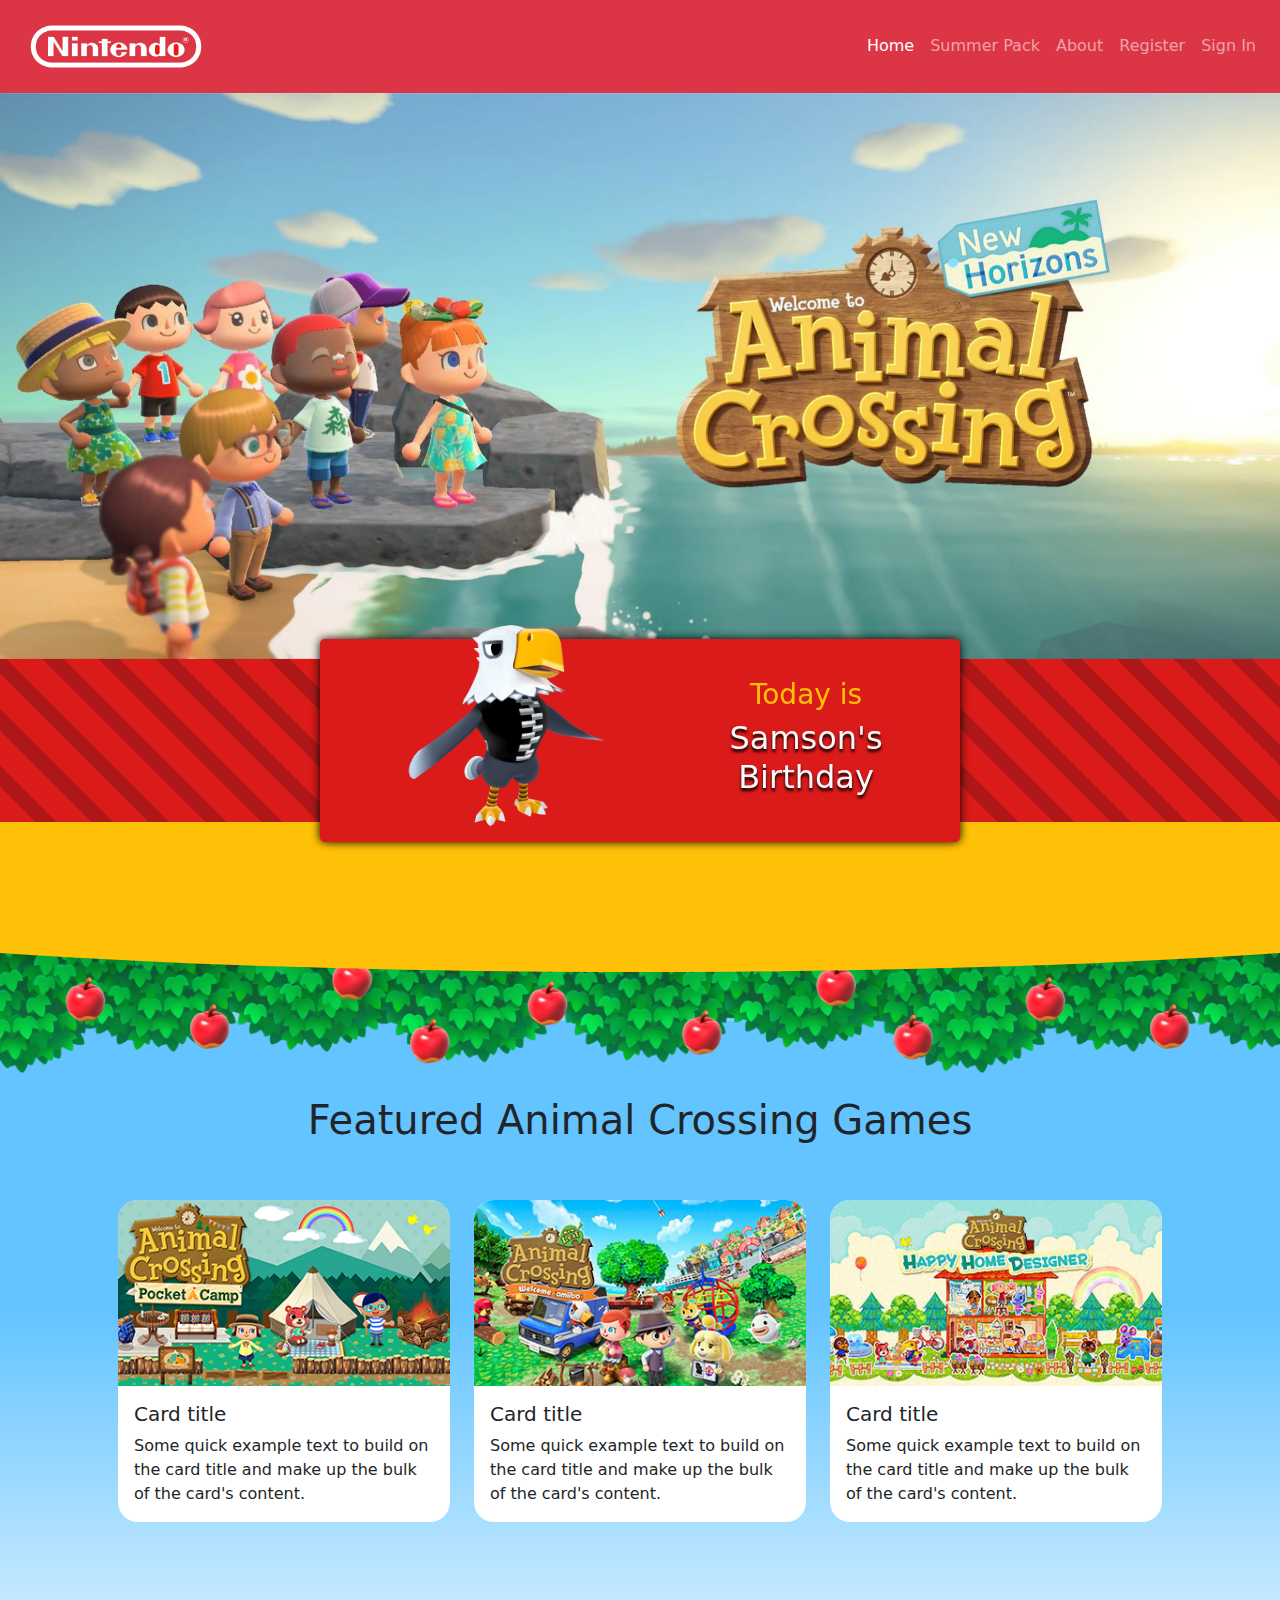
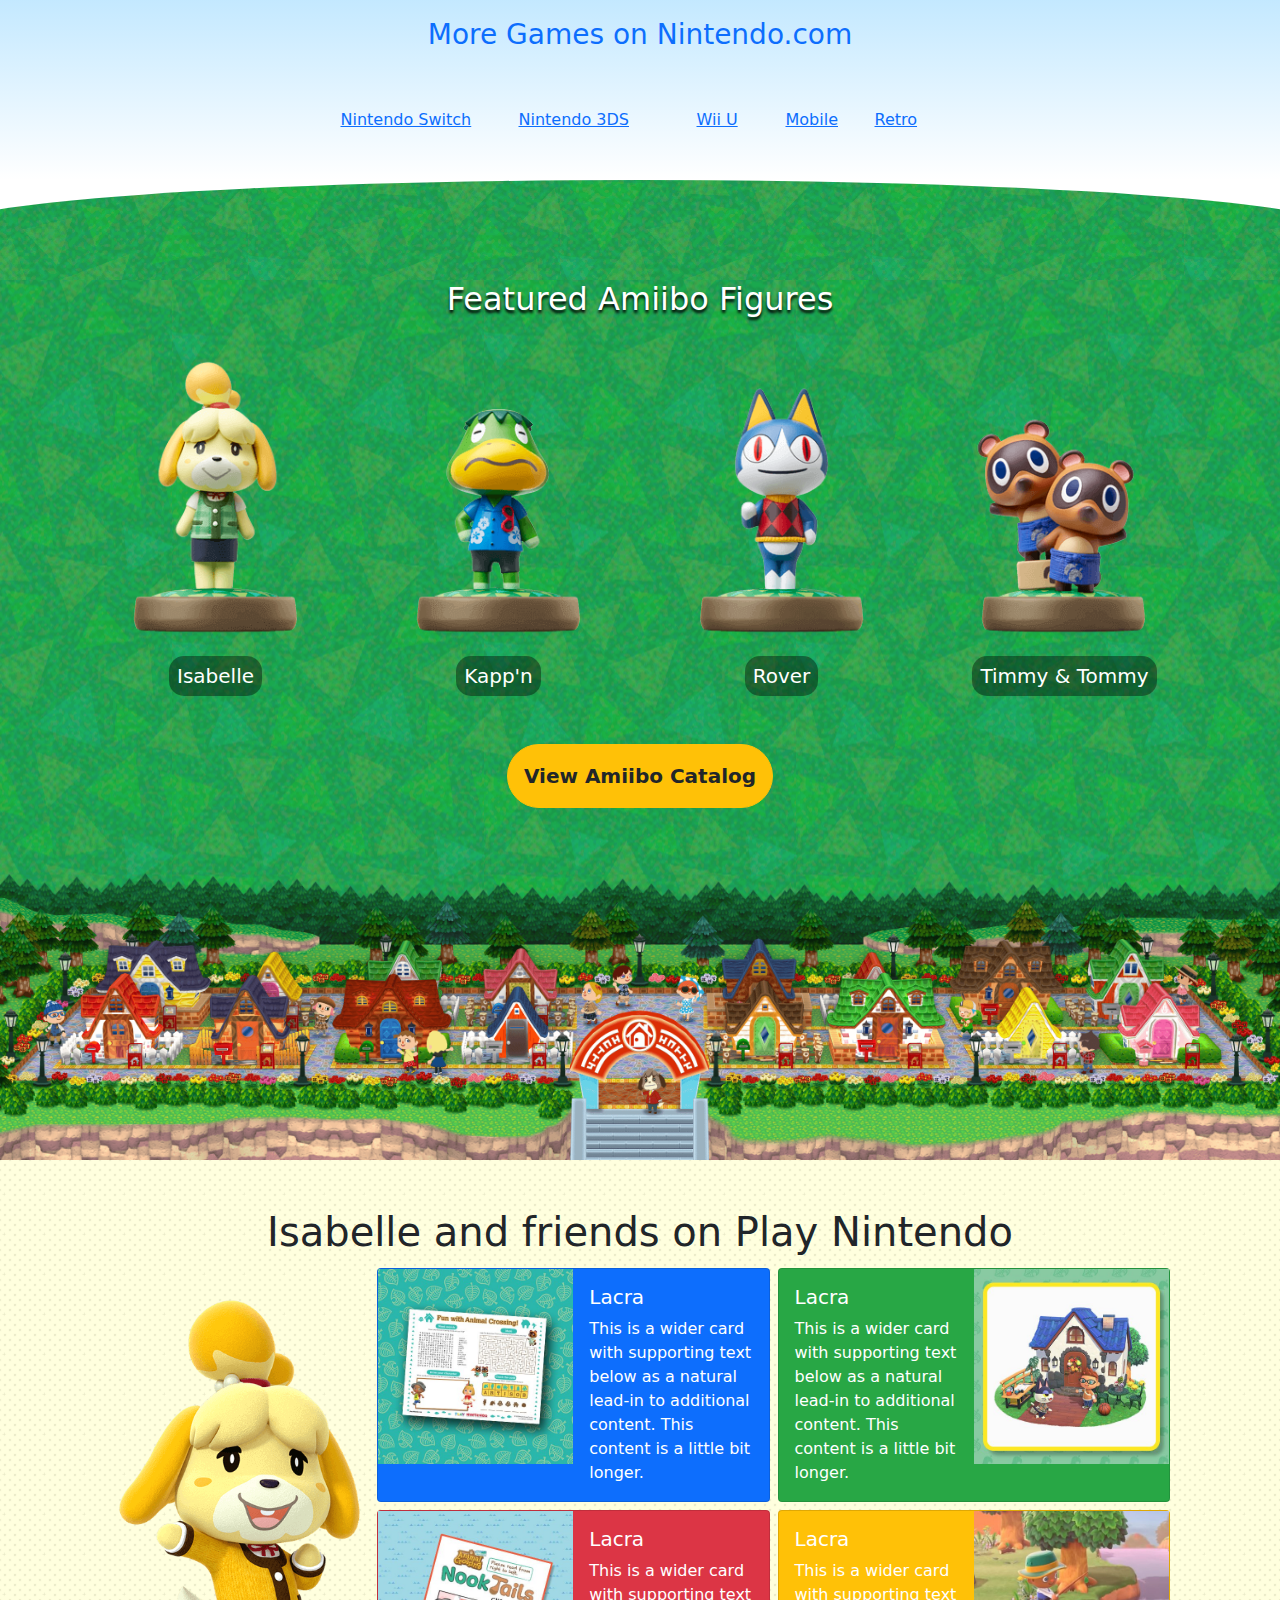
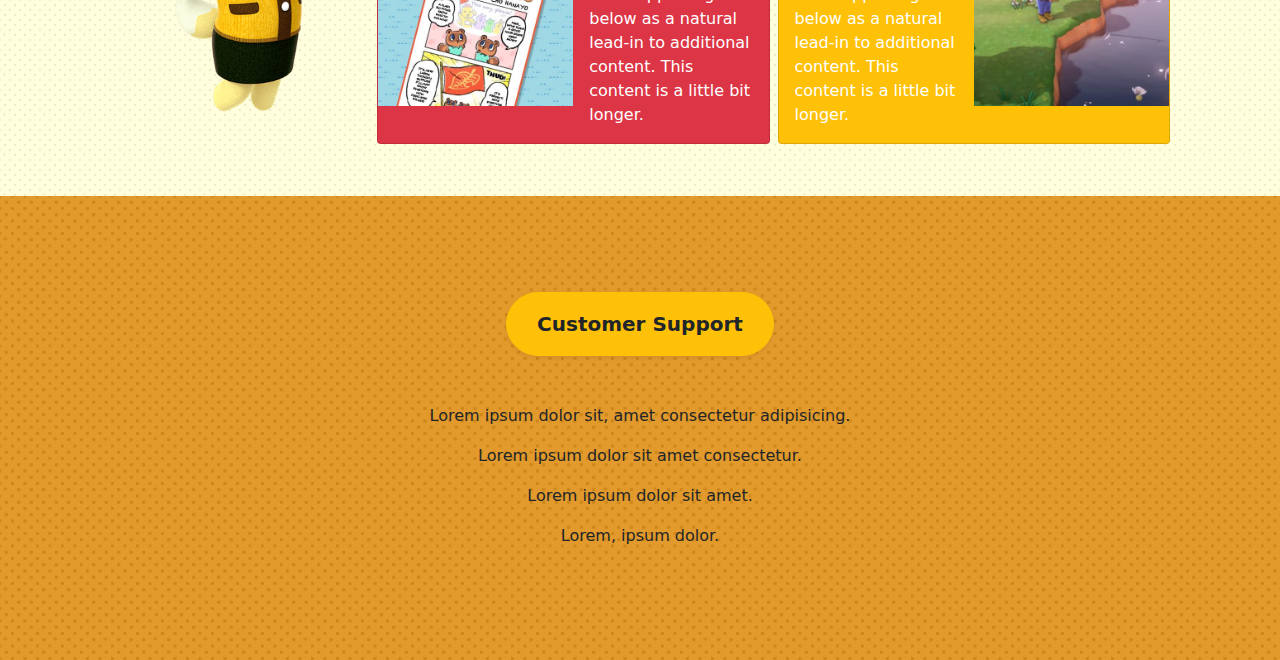
<file: index.html>
<!DOCTYPE html>
<html lang="es">
<head>
    <meta charset="UTF-8">
    <meta http-equiv="X-UA-Compatible" content="IE=edge">
    <meta name="viewport" content="width=device-width, initial-scale=1.0">
    <title>Mi Primer Sitio de Bootstrap</title>
    <link href="https://fonts.googleapis.com/css2?family=Bitter:wght@400;700&display=swap" rel="stylesheet">

    <link rel="stylesheet" href="css/bootstrap.min.css">
    <link rel="stylesheet" href="css/main.css">
</head>
<body>

    <!-- NAVBAR -->
    <nav class="navbar navbar-expand-sm navbar-dark bg-danger">
        <div class="container-fluid">
            <a class="navbar-brand" href="#">
                <img src="/img/logo.jpg" alt="" width="200"> 
            </a>

            <button class="navbar-toggler" type="button" data-toggle="collapse" data-target="#navbarSupportedContent" aria-controls="navbarSupportedContent" aria-expanded="false" aria-label="Toogle navigation">
                 <span class="navbar-toggler-icon"></span>
            </button>

            <div class="collapse navbar-collapse" id="navbarSupportedContent">
                <ul class="navbar-nav ml-auto">
                    <li class="nav-item"><a class="nav-link active" aria-current="page" href="#">Home</a></li>
                    <li class="nav-item"><a class="nav-link" href="#">Summer Pack</a></li>
                    <li class="nav-item"><a class="nav-link" href="#">About</a></li>
                    <li class="nav-item"><a class="nav-link" href="#">Register</a></li>
                    <li class="nav-item"><a class="nav-link" href="#">Sign In</a></li>
                </ul>
            </div>
        </div>
    </nav>

    <!-- CARROUSEL -->
    <div class="carousel slide" id="mainSlider" data-ride="carousel">
        <div class="carousel-inner">
            <div class="carousel-item active">
                <img src="/img/slide01.jpg" alt="" class="d-block w-100">
            </div>
            <div class="carousel-item">
                <img src="/img/slide02.jpg" alt="" class="d-block w-100">
            </div>
            <div class="carousel-item">
                <img src="/img/slide03.jpg" alt="" class="d-block w-100">
            </div>
        </div>
    </div>

    <!-- RIBBON -->
    <div id="ribbon">
        <div id="birthday" class="container w-50 pl-5 rounded-lg">

            <div class="row align-items-center">
                <div class="col-sm p-3">
                    <img src="/img/image01.png" class="w-75 mx-auto d-block" alt="">
                </div>

                <div class="col-sm p-3 text-light text-center">
                    <p class="text-warning h3">Today is</p>
                    <h4 class="h2 text-shadow">Samson's Birthday</h4>
                </div>
            </div>
        </div>
    </div>

    <!-- SEPARADOR RIBBON -->
    <div id="separator-ribbon">
        <div class="content bg-warning"></div>
    </div>

    <!-- GAMES -->
    <div id="games">
        <div class="container-md p-5">
            <div class="row pt-5">
                <h3 class="text-center pb-5 pt-5 h1">Featured Animal Crossing Games</h3>
            </div>

            <div class="row">
                <div class="col-sm">
                    <div class="card w-100 card-border mb-5">
                        <img src="img/card01.png" class="card-img-top" alt="...">
                        <div class="card-body">
                          <h5 class="card-title">Card title</h5>
                          <p class="card-text">Some quick example text to build on the card title and make up the bulk of the card's content.</p>
                        </div>
                      </div>
                </div>

                <div class="col-sm">
                    <div class="card w-100 card-border mb-5">
                        <img src="img/card02.jpg" class="card-img-top" alt="...">
                        <div class="card-body">
                          <h5 class="card-title">Card title</h5>
                          <p class="card-text">Some quick example text to build on the card title and make up the bulk of the card's content.</p>
                        </div>
                      </div>
                </div>

                <div class="col-sm">
                    <div class="card w-100 card-border mb-5">
                        <img src="img/card03.jpg" class="card-img-top" alt="...">
                        <div class="card-body">
                          <h5 class="card-title">Card title</h5>
                          <p class="card-text">Some quick example text to build on the card title and make up the bulk of the card's content.</p>
                        </div>
                      </div>
                </div>
            </div>

            <div class="row py-5">
                <div class="col">
                    <h3 class="text-center" style="color: var(--bs-blue);">More Games on Nintendo.com</h3>
                </div>
            </div>

            <div class="row justify-content-center">
                <div class="col-2"><a href="#">Nintendo Switch</a></div>
                <div class="col-2"><a href="#">Nintendo 3DS</a></div>
                <div class="col-1"><a href="#">Wii U</a></div>
                <div class="col-1"><a href="#">Mobile</a></div>
                <div class="col-1"><a href="#">Retro</a></div>
            </div>

        </div>
    </div>


    <!-- SEPARADOR AMIIBOS -->
    <div id="separator-amiibos">
        <div class="content bg-success"></div>
    </div> 

    <!-- AMIIBOS -->
    <div id="amiibos" class="px-5 pb-5 bg-success">
        <div class="container">
            <div class="row">
                <h2 class="text-center text-white text-shadow">Featured Amiibo Figures</h2>
            </div>
            <div class="row row-cols-2 row-cols-sm-2 row-cols-md-4">
                <div class="col-sm">
                    <img src="img/figure01.png" alt="" class="w-100 amiibo">
                    <div class="text-center"><span class="amiibo-name h5 p-2">Isabelle</span></div>
                </div>
                <div class="col-sm">
                    <img src="img/figure02.png" alt="" class="w-100 amiibo">
                    <div class="text-center"><span class="amiibo-name h5 p-2">Kapp'n</span></div>
                </div>
                <div class="col-sm">
                    <img src="img/figure03.png" alt="" class="w-100 amiibo">
                    <div class="text-center"><span class="amiibo-name h5 p-2">Rover</span></div>
                </div>
                <div class="col-sm">
                    <img src="img/figure04.png" alt="" class="w-100 amiibo">
                    <div class="text-center"><span class="amiibo-name h5 p-2">Timmy & Tommy</span></div>
                </div>
            </div>

            <div class="row py-5">
                <div class="col text-center">
                    <a href="#" class="link-dark">
                        <button class="btn btn-warning btn-lg rounded-pill p-3 font-weight-bold">View Amiibo Catalog</button>
                    </a>
                </div>
            </div>

            <div id="separator-amiibos-footer"></div>
        </div>
    </div>

    <!-- PLAY NINTENDO -->

    <div id="play">
        <div class="container-sm p-5">
            <div class="row">
                <h3 class="text-center h1">Isabelle and friends on Play Nintendo</h3>
            </div>

            <div class="row justify-content-center align-items-center">
                <div class="col-3 d-none d-md-block">
                    <img src="img/isabelle.png" alt="" class="w-100">
                </div>

                <div class="col-9">
                    <div class="row">
                        <div class="col p-1">
                            <!-- CARD -->
                            <div class="card bg-primary text-white" style="max-width: 540px;">
                                <div class="row g-0"> 
                                  <div class="col-md-6">
                                    <img src="img/ph-01.jpg" alt="..." class="w-100">
                                  </div>
                                  <div class="col-md-6">
                                    <div class="card-body">
                                      <h5 class="card-title">Lacra</h5>
                                      <p class="card-text">This is a wider card with supporting text below as a natural lead-in to additional content. This content is a little bit longer.</p>
                                    </div>
                                  </div>
                                </div>
                            </div><!-- CARD -->
                        </div>    
                        <div class="col p-1">
                            <!-- CARD -->
                            <div class="card bg-success text-white" style="max-width: 540px;">
                                <div class="row g-0"> 
                                  <div class="col-md-6">
                                    <div class="card-body">
                                      <h5 class="card-title">Lacra</h5>
                                      <p class="card-text">This is a wider card with supporting text below as a natural lead-in to additional content. This content is a little bit longer.</p>
                                    </div>
                                  </div>
                                  <div class="col-md-6">
                                    <img src="img/ph-02.jpg" alt="..." class="w-100">
                                  </div>
                                </div>
                            </div><!-- CARD -->
                        </div>
                    </div>

                    <div class="row">
                        <div class="col p-1">
                            <!-- CARD -->
                            <div class="card bg-danger text-white" style="max-width: 540px;">
                                <div class="row g-0"> 
                                  <div class="col-md-6">
                                    <img src="img/ph-03.jpg" alt="..." class="w-100">
                                  </div>
                                  <div class="col-md-6">
                                    <div class="card-body">
                                      <h5 class="card-title">Lacra</h5>
                                      <p class="card-text">This is a wider card with supporting text below as a natural lead-in to additional content. This content is a little bit longer.</p>
                                    </div>
                                  </div>
                                </div>
                            </div><!-- CARD -->
                        </div>    
                        <div class="col p-1">
                            <!-- CARD -->
                            <div class="card bg-warning text-white" style="max-width: 540px;">
                                <div class="row g-0"> 
                                  <div class="col-md-6">
                                    <div class="card-body">
                                      <h5 class="card-title">Lacra</h5>
                                      <p class="card-text">This is a wider card with supporting text below as a natural lead-in to additional content. This content is a little bit longer.</p>
                                    </div>
                                  </div>
                                  <div class="col-md-6">
                                    <img src="img/ph-04.jpg" alt="..." class="w-100">
                                  </div>
                                </div>
                            </div><!-- CARD -->
                        </div>
                    </div>
                </div>
            </div>
        </div>
    </div>

    <!-- FOOTER -->
    <div id="footer" class="p-5">
        <div class="container w-50 pt-5">
            <div class="row row-cols-md-2 justify-content-md-center">
                <div class="col text-center">
                    <a href="#">
                        <button class="btn btn-lg rounded-pill btn-warning w-100 p-3 shadow-sm font-weight-bold">Customer Support</button>
                    </a>
                </div>
            </div>

            <div class="row justify-content-md-center py-5">
                <div class="col text-center font-weight-light">
                    <p>Lorem ipsum dolor sit, amet consectetur adipisicing.</p>
                    <p>Lorem ipsum dolor sit amet consectetur.</p>
                    <p>Lorem ipsum dolor sit amet.</p>
                    <p>Lorem, ipsum dolor.</p>
                </div>  
            </div>
        </div>
    </div>
    <script src="/js/popper.min.js"></script>
    <script src="/js/bootstrap.min.js"></script>
</body>
</html>
</file>
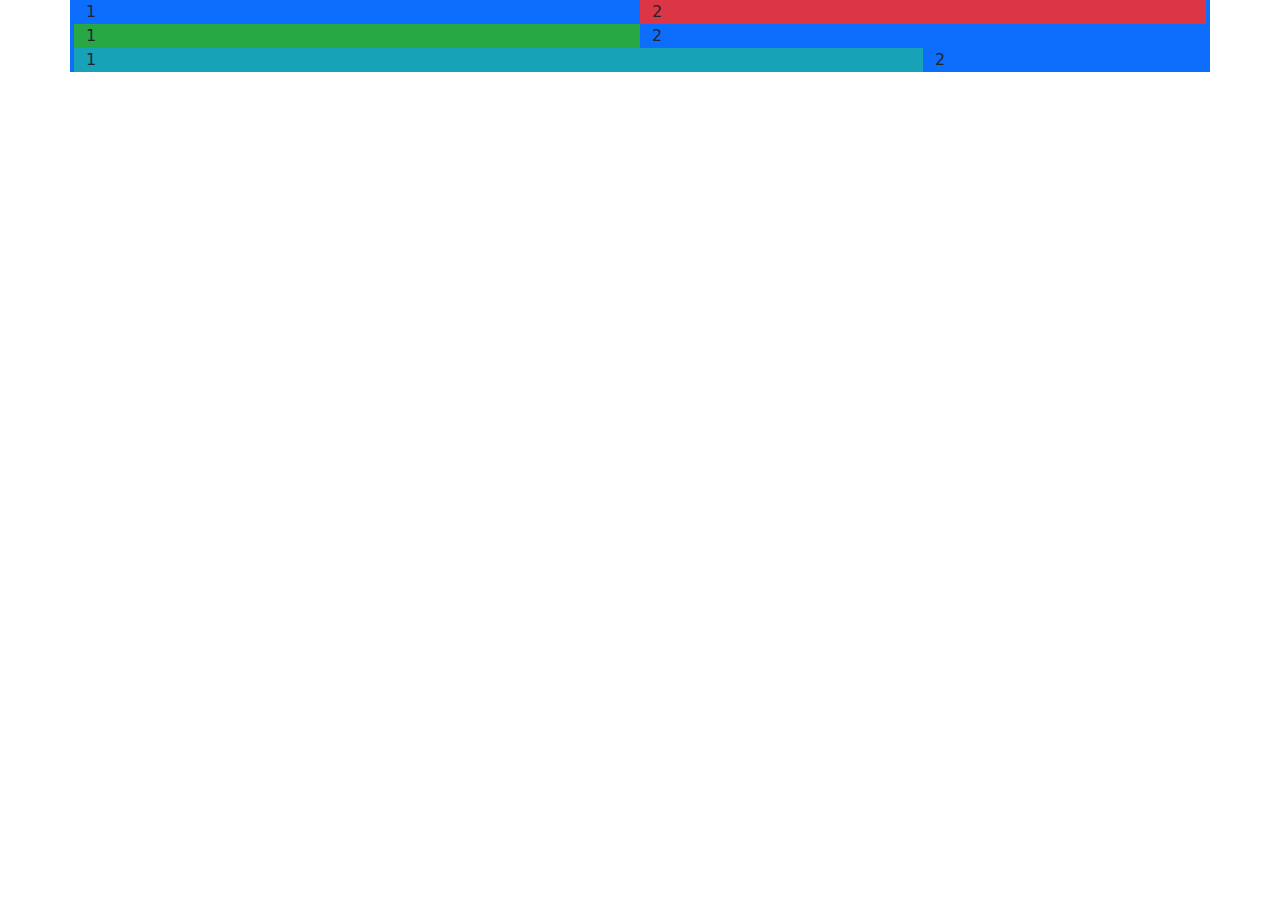
<file: layout.html>
<!DOCTYPE html>
<html lang="es">
<head>
    <meta charset="UTF-8">
    <meta name="viewport" content="width=device-width, initial-scale=1.0">
    <title>Animal Crossing</title>
    <link href="https://fonts.googleapis.com/css2?family=Bitter:wght@400;700&display=swap" rel="stylesheet">

    <link rel="stylesheet" href="css/bootstrap.min.css" crossorigin="anonymous">
</head>
<body>
    <div class="container-lg bg-primary">
        <div class="row">
            <div class="col-sm">
                1
            </div>

            <div class="col bg-danger">
                2
            </div>
        </div>

        <div class="row">
            <div class="col bg-success">
                1
            </div>

            <div class="col">
                2
            </div>
        </div>

        <div class="row">
            <div class="col-9 bg-info">
                1
            </div>

            <div class="col-3">
                2
            </div>
        </div>
    </div>













<script src="js/popper.min.js"></script>
<script src="js/bootstrap.min.js"></script>
</body>
</html>
</file>
<file: css/main.css>
#ribbon {
    background-color: rgb(219, 26, 26);
    background-image: repeating-linear-gradient(45deg, transparent, transparent 25px, rgba(131, 21, 21, 0.5) 25px, rgba(131, 21, 21, 0.5) 40px);
}

#ribbon::after{
    content: '';
    background-color: transparent;
    display: block;
    height: 20px;
    width: 50%;
    margin: 0 auto;
    position: relative;
    left: auto;
    margin-top: -40px;
}

#birthday{
    background-color: rgb(219, 26, 26);
    position: relative;
    margin-top: -20px;
    z-index: 10;
    box-shadow: 0 0 10px rgba(0, 0, 0, 5);
}

#birthday img{
    position: relative;
    margin-top: -30px;
}

.text-shadow{
    text-shadow: 0 3px 3px rgba(0, 0, 0, 6);
}

#separator-ribbon{
    width: 100%;
    overflow: hidden;
    position: relative;
    z-index: 2;
}
#separator-ribbon .content{
    width: 150%;
    height: 150px;
    margin-left: -25%;
    border-bottom-left-radius: 50%;
    border-bottom-right-radius: 50%;
}

.card-border{
    border: 10px white;
    border-radius: 20px;
    overflow: hidden;
    transition: all ease-out 0.2s;
}

.card-border:hover{
    transform: scale(1.05);
}

#games{
    background:rgb(255, 255, 255);
    background: url(../img/bg-02.png), linear-gradient(0deg, rgba(255, 255, 255, 1) 0%, rgba(99, 196, 255, 1) 57%);
    background-repeat: repeat-x;
    background-size: 75%;
    margin-top: -20px;  
}

#separator-amiibos{
    width: 100%;
    overflow: hidden;
    position: relative;
    z-index: 2;
}
#separator-amiibos .content{
    background: url(../img/bg-03.png);
    width: 110%;
    height: 100px;
    margin-left: -5%;
    border-top-left-radius: 50%;
    border-top-right-radius: 50%;
}

#amiibos{
    background: url(../img/bg-01.png),url(../img/bg-03.png);
    background-repeat: no-repeat, repeat;
    background-position: bottom center, center center;
    background-size: 100%, auto;
}

.amiibo{
    cursor: pointer;
    transition: all ease-out 0.2s;
}
.amiibo:hover{
    transform:scale(1.05)
}

.amiibo-name{
    background-color: rgba(0, 0, 0, 0.4);
    color: white;
    display: inline-block;
    margin: 0 auto;
    text-align: center;
    border-radius: 15px;
}

#separator-amiibos-footer{
    height: 20vw;
}

#play{
    background: url(../img/bg-04.png);
    background-color: rgb(255, 255, 219);
    background-size: 40px 40px;
}

#footer{
    background: url(../img/bg-04.png);
    background-color: rgb(224, 144, 24);
    background-size: 50px 50px;
}
</file>
